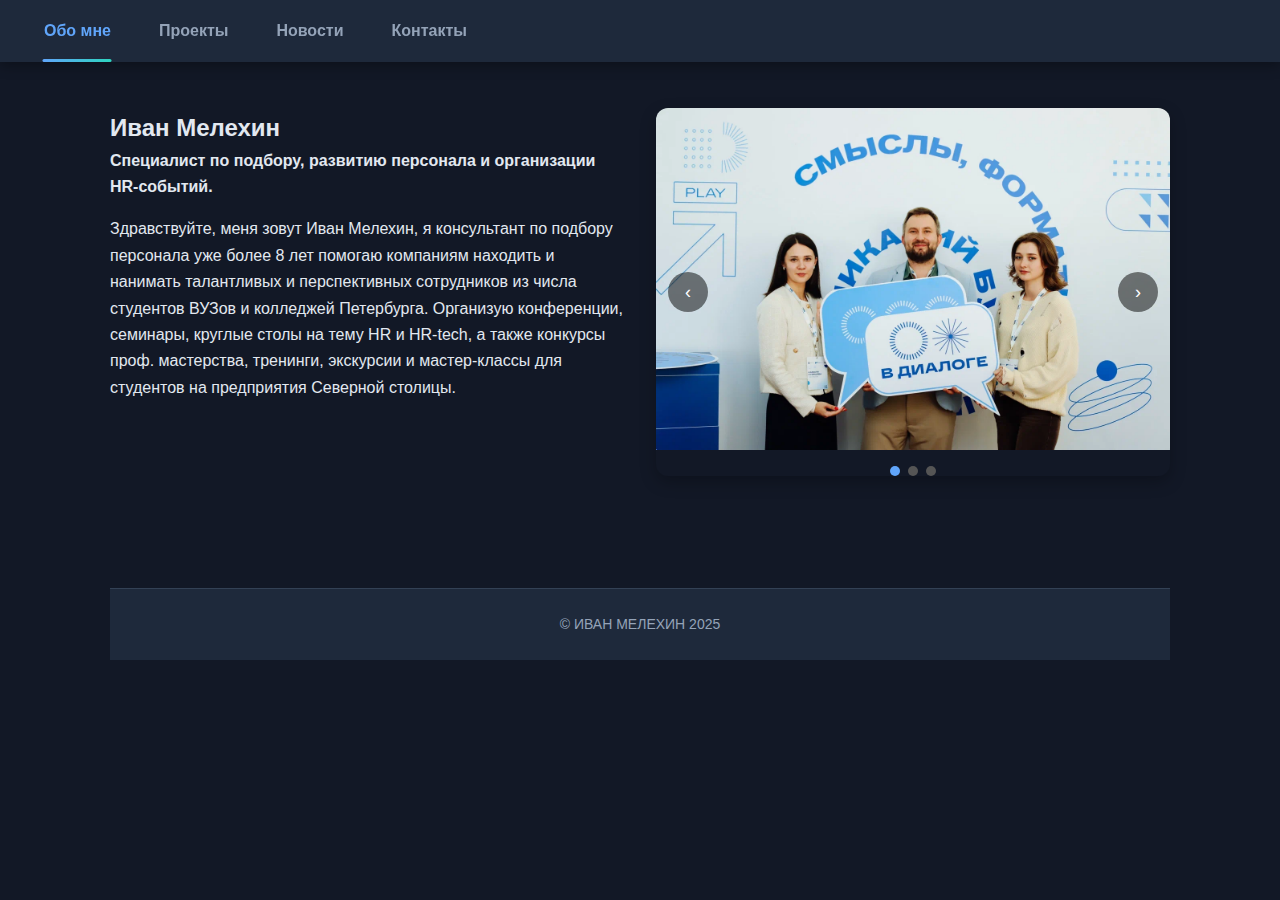
<file: index.html>
<!DOCTYPE html>
<html lang="ru">
<head>
  <meta charset="UTF-8" />
  <meta name="viewport" content="width=device-width, initial-scale=1.0" />
  <title>Иван Мелехин</title>

  <link rel="stylesheet" href="style.css">
  <!-- Шапка -->
  <header>
    <nav>
      <ul class="tabs">
        <li class="tab active" data-tab="about">Обо мне</li>
        <li class="tab" data-tab="projects">Проекты</li>
        <li class="tab" data-tab="news">Новости</li>
        <li class="tab" data-tab="contacts">Контакты</li>
      </ul>
    </nav>
  </header>
  <!-- Основной контент -->
  <main>
    <!-- Обо мне -->
    <section id="about" class="tab-content active">
      <div class="about-grid">
        <div class="text-block">
          <h2>Иван Мелехин</h2>
          <p><strong>Специалист по подбору, развитию персонала и организации HR-событий.</strong></p>
          <p>Здравствуйте, меня зовут Иван Мелехин, я консультант по подбору персонала уже более 8 лет помогаю компаниям находить и нанимать талантливых и перспективных сотрудников из числа студентов ВУЗов и колледжей Петербурга. Организую конференции, семинары, круглые столы на тему HR и HR-tech, а также конкурсы проф. мастерства, тренинги, экскурсии и мастер-классы для студентов на предприятия Северной столицы.</p>
        </div>
        <div class="slider-container">
          <img src="Img/ivan-melekhin-1.jpg" class="slider-img active" alt="HR событие">
          <img src="Img/ivan-melekhin-2.jpg" class="slider-img" alt="Работа в команде">
          <img src="Img/ivan-melekhin-3.JPG" class="slider-img" alt="Студенты">

          <!-- Кнопки навигации -->
          <button class="slider-btn prev">‹</button>
          <button class="slider-btn next">›</button>

          <!-- Индикаторы -->
          <div class="slider-dots">
            <span class="dot active" data-index="0"></span>
            <span class="dot" data-index="1"></span>
            <span class="dot" data-index="2"></span>
          </div>
        </div>
      </div>
    </section>

    <!-- Проекты -->
    <section id="projects" class="tab-content">
  <div class="projects-grid">
    <div class="project-card">
      <img src="Img/konkurs.jpg" alt="Конкурсы профмастерства">
      <h3>Конкурсы проф. мастерства для студентов</h3>
    </div>
    <div class="project-card">
      <img src="Img/events.jpg" alt="HR-конференции">
      <h3>Конференции и круглые столы по теме HR</h3>
    </div>
    <div class="project-card">
      <img src="Img/talants.jpg" alt="Поиск талантов">
      <h3>Поиск талантов</h3>
    </div>
  </div>
</section>

    <!-- Новости -->
    <section id="news" class="tab-content">
      <ul class="news-list">
        <li class="news-item">
          <img src="Img/vektor.webp" alt="Вектор развития">
          <div class="news-item-text">
            <h3>Сверил Вектор развития</h3>
            <p>Посетил конкурс коммуникационных проектов “Вектор развития” от росатомовского АЭМ-технологии и проф. объединения «InterComm». <a href="index_news1.html" target="index_news1.html">узнать подробнее</a>.</p>
          </div>
        </li>
        <li class="news-item">
          <img src="Img/pitch.jpg" alt="HR-Tech Day VI">
          <div class="news-item-text">
            <h3>Питчи под солнцем: HR-Tech Day VI</h3>
            <p>27 июня вместе с SPbfounders провели HR-Tech Day VI на берегу Финского залива. <a href="#">узнать подробнее</a>.</p>
          </div>
        </li>
        <li class="news-item">
          <img src="Img/gvozdi-3.jpg" alt="Гвоздестояние">
          <div class="news-item-text">
            <h3>Бой выгоранию — стоим на гвоздях</h3>
            <p>Организовал сеанс гвоздестояния для сотрудников АО Армалит. <a href="#">узнать подробнее</a>.</p>
          </div>
        </li>
      </ul>
    </section>

    <!-- Контакты -->
    <section id="contacts" class="tab-content">
      <div class="contacts">
        <div class="contact-info">
          <h3>Связаться со мной:</h3>
          <ul>
            <li>+7 (999) 999 99 99</li>
            <li>mivan_1984@mail.ru</li>
            <li>@ivan_melekhin</li>
          </ul>
        </div>
        <div class="contact-form">
          <h3>Напишите мне</h3>
          <form>
            <input type="text" placeholder="Ваше имя" required>
            <input type="email" placeholder="Email" required>
            <textarea rows="4" placeholder="Сообщение" required></textarea>
            <button type="submit">Отправить</button>
          </form>
        </div>
      </div>
    </section>
    
        <!-- Футер -->
    <footer class="site-footer">
  © ИВАН МЕЛЕХИН 2025
    </footer>

  </main>
  <script src="main.js"></script>
</body>
</html>
</file>
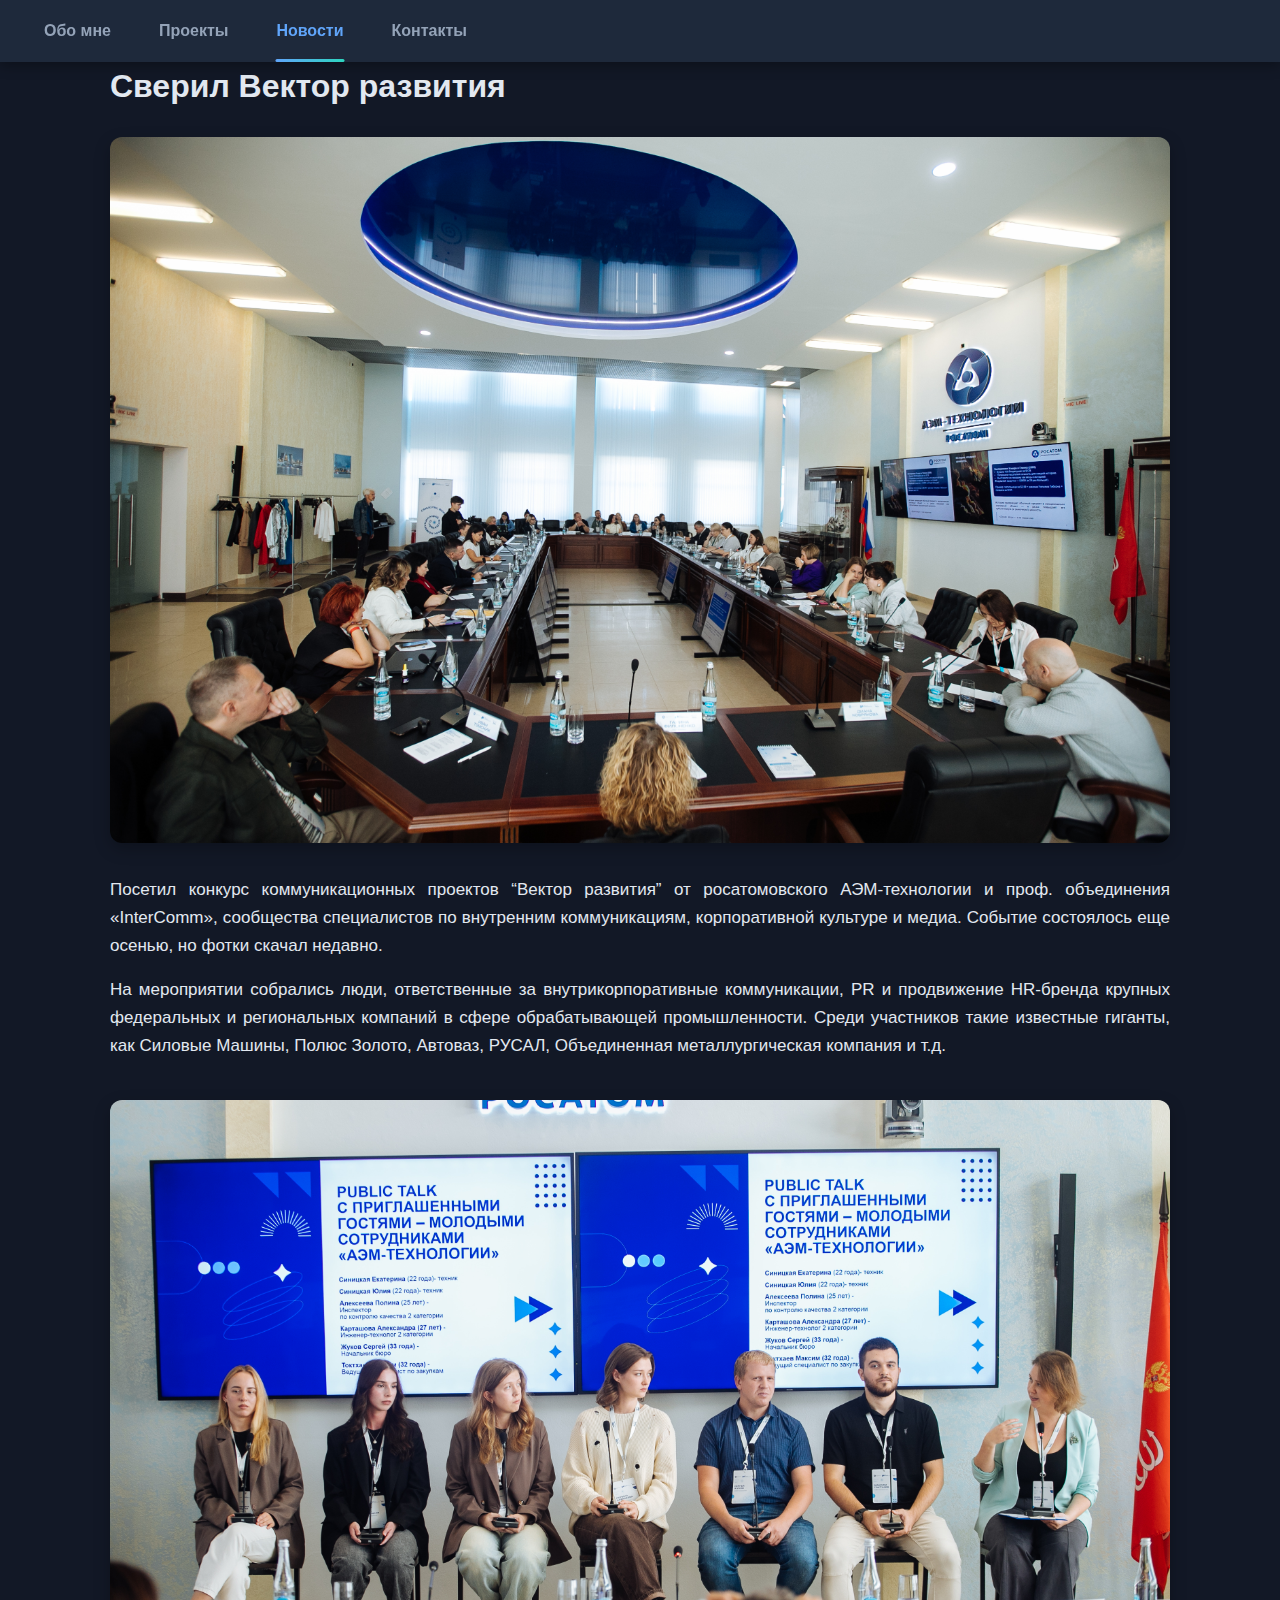
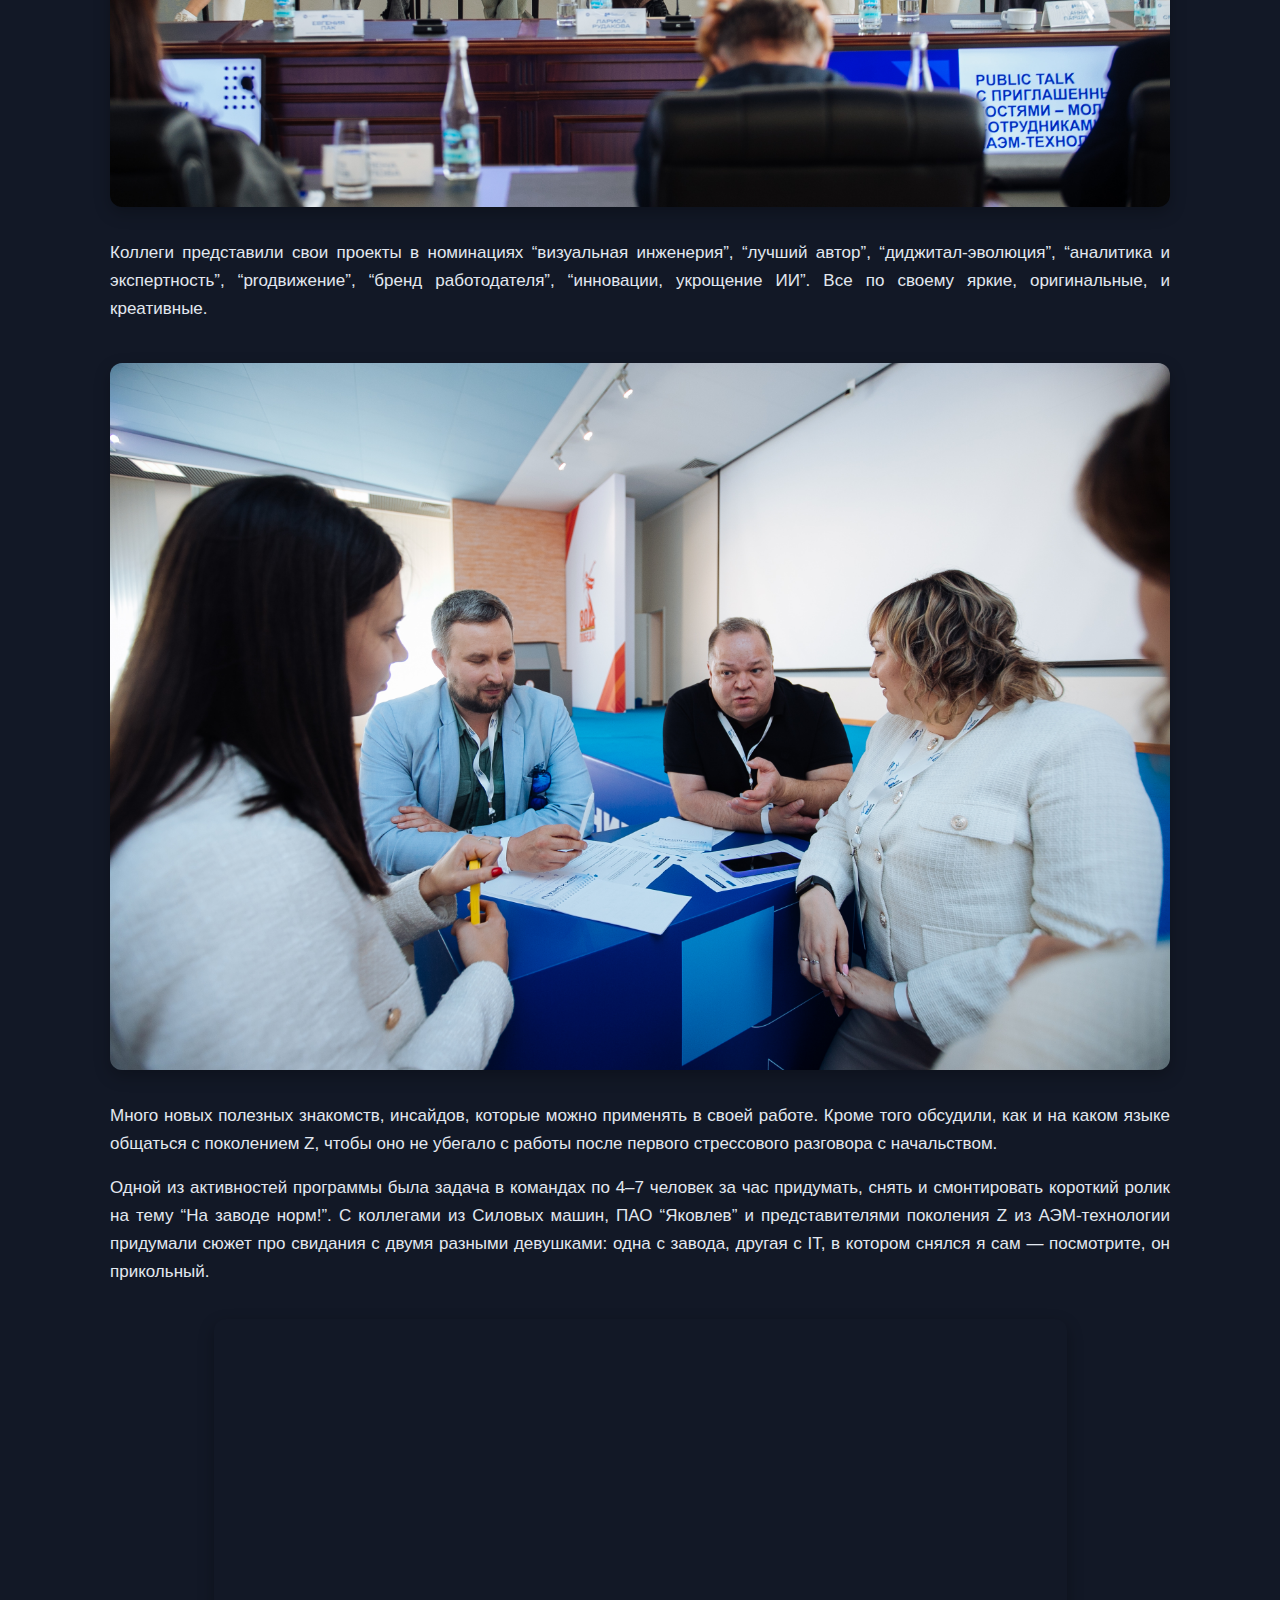
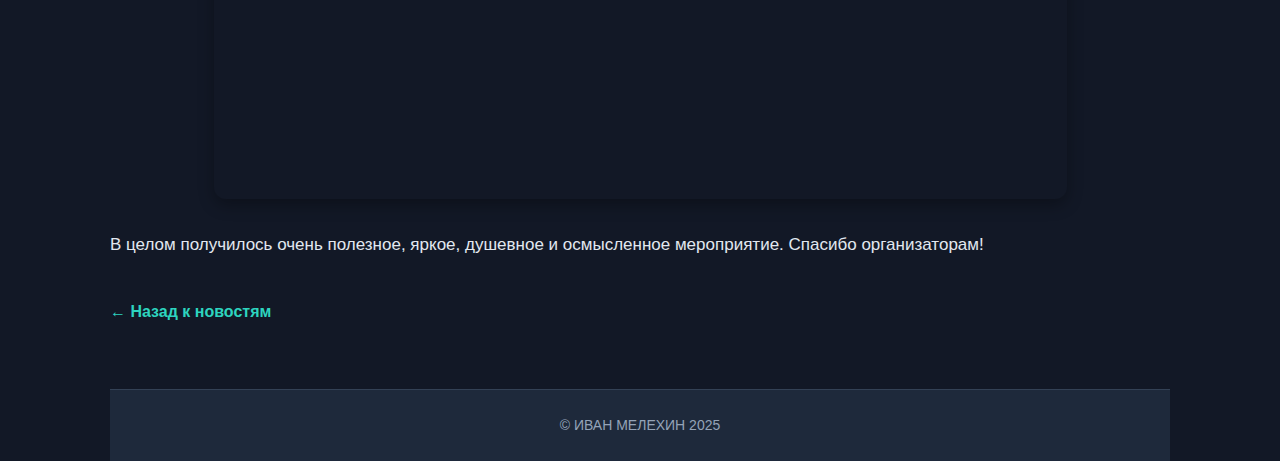
<file: index_news1.html>
<!DOCTYPE html>
<html lang="ru">
<head>
  <meta charset="UTF-8" />
  <meta name="viewport" content="width=device-width, initial-scale=1.0" />
  <title>Сверил Вектор развития</title>

  <link rel="stylesheet" href="style.css">

  <header>
    <nav>
      <ul class="tabs">
        <li class="tab" onclick="window.location.href='index.html'">Обо мне</li>
        <li class="tab" onclick="window.location.href='index.html#projects'">Проекты</li>
        <li class="tab active">Новости</li>
        <li class="tab" onclick="window.location.href='index.html#contacts'">Контакты</li>
      </ul>
    </nav>
  </header>

  <main>
    <h1>Сверил Вектор развития</h1>

    <img src="Img/vektor-2.jpg" alt="Вектор развития" class="news-photo">

    <p class="news-text">
      Посетил конкурс коммуникационных проектов “Вектор развития” от росатомовского АЭМ-технологии и проф. объединения «InterComm», сообщества специалистов по внутренним коммуникациям, корпоративной культуре и медиа. Событие состоялось еще осенью, но фотки скачал недавно.
    </p>
    <p class="news-text">
      На мероприятии собрались люди, ответственные за внутрикорпоративные коммуникации, PR и продвижение HR-бренда крупных федеральных и региональных компаний в сфере обрабатывающей промышленности. Среди участников такие известные гиганты, как Силовые Машины, Полюс Золото, Автоваз, РУСАЛ, Объединенная металлургическая компания и т.д.
    </p>

        <img src="Img/vektor-3.jpg" alt="Вектор развития" class="news-photo">

    <p class="news-text">
      Коллеги представили свои проекты в номинациях “визуальная инженерия”, “лучший автор”, “диджитал-эволюция”, “аналитика и экспертность”, “prодвижение”, “бренд работодателя”, “инновации, укрощение ИИ”. Все по своему яркие, оригинальные, и креативные.
    </p>

    <img src="Img/vektor-4.jpg" alt="Вектор развития" class="news-photo">
    <p class="news-text">

      Много новых полезных знакомств, инсайдов, которые можно применять в своей работе. Кроме того обсудили, как и на каком языке общаться с поколением Z, чтобы оно не убегало с работы после первого стрессового разговора с начальством.
    </p>
    <p class="news-text">
      Одной из активностей программы была задача в командах по 4–7 человек за час придумать, снять и смонтировать короткий ролик на тему “На заводе норм!”. С коллегами из Силовых машин, ПАО “Яковлев” и представителями поколения Z из АЭМ-технологии придумали сюжет про свидания с двумя разными девушками: одна с завода, другая с IT, в котором снялся я сам — посмотрите, он прикольный.
    </p>

<!-- Видеоплеер -->
  <div class="video-container">
    <iframe
      src="https://vk.com/video_ext.php?oid=393285&id=456239952&hash=1c70e2dab5dbd256&autoplay=0"
      width="853"
      height="480"
      allow="autoplay; encrypted-media; fullscreen; picture-in-picture; screen-wake-lock;"
      frameborder="0"
      allowfullscreen
    ></iframe>
  </div>

    <p class="news-text">
      В целом получилось очень полезное, яркое, душевное и осмысленное мероприятие. Спасибо организаторам!
    </p>

    <a href="index.html#news" class="back-link">← Назад к новостям</a>

            <!-- Футер -->
    <footer class="site-footer">
  © ИВАН МЕЛЕХИН 2025
    </footer>

  </main>
  <script src="main.js"></script>
</body>
</html>
  </main>
  <script src="main.js"></script>
</body>
</html>
</file>
<file: style.css>
/* === Общий стиль == */
:root {
  --bg-primary: #121826;
  --bg-secondary: #1e293b;
  --text-primary: #e2e8f0;
  --text-heading: #f1f5f9;
  --border-color: #334155;
  --tab-inactive: #94a3b8;
  --tab-active: #60a5fa;
  --accent: #2dd4bf;
  --card-shadow: 0 6px 14px rgba(0, 0, 0, 0.4);
  --card-hover-shadow: 0 10px 24px rgba(33, 150, 243, 0.3);
  --input-border: #334155;
}


* {
  margin: 0;
  padding: 0;
  box-sizing: border-box;
}

body {
  font-family: 'Helvetica', system-ui, -apple-system, sans-serif;
  background: var(--bg-primary);
  color: var(--text-primary);
  line-height: 1.65;
  padding-top: 60px;
}

/* === Шапка и вкладки === */
header {
  position: fixed;
  top: 0;
  left: 0;
  width: 100%;
  background: var(--bg-secondary);
  box-shadow: 0 4px 12px rgba(0, 0, 0, 0.3);
  z-index: 100;
}

.tabs {
  display: flex;
  list-style: none;
  padding: 0 20px;
  margin: 0;
  flex-wrap: wrap;
}

.tab {
  padding: 18px 24px;
  font-weight: 600;
  color: var(--tab-inactive);
  cursor: pointer;
  position: relative;
  white-space: nowrap;
}

.tab:hover:not(.active) {
  color: var(--tab-active);
}

.tab.active {
  color: var(--tab-active);
}

.tab.active::after {
  content: '';
  position: absolute;
  bottom: 0;
  left: 50%;
  transform: translateX(-50%);
  width: 60%;
  height: 3px;
  background: linear-gradient(to right, var(--tab-active), var(--accent));
  border-radius: 3px;
}

/* === Общие контейнеры === */
main {
  max-width: 1100px;
  margin: 0 auto;
  padding: 0 20px;
}

/* === Стили для главной страницы === */

/* Внутри вкладок */
.tab-content {
  display: none;
  padding: 48px 0;
}

.tab-content.active {
  display: block;
}

/* Обо мне */
.about-grid {
  display: grid;
  grid-template-columns: 1fr 1fr;
  gap: 32px;
  align-items: start;
}

.text-block p {
  margin-bottom: 16px;
  font-size: 16px;
}

/* Слайдер */
.slider-container {
  position: relative;
  border-radius: 12px;
  overflow: hidden;
  box-shadow: 0 6px 16px rgba(0, 0, 0, 0.25);
}

.slider-img {
  width: 100%;
  height: auto;
  display: none;
  opacity: 0;
  transition: opacity 0.6s ease;
}

.slider-img.active {
  display: block;
  opacity: 1;
}

/* Кнопки слайдера */
.slider-btn {
  position: absolute;
  top: 50%;
  transform: translateY(-50%);
  background: rgba(0, 0, 0, 0.5);
  color: white;
  border: none;
  width: 40px;
  height: 40px;
  border-radius: 50%;
  font-size: 18px;
  cursor: pointer;
  display: flex;
  align-items: center;
  justify-content: center;
  z-index: 10;
}

.slider-btn:hover {
  background: rgba(0, 0, 0, 0.7);
}

.prev { left: 12px; }
.next { right: 12px; }

/* Навигация слайдера */
.slider-dots {
  display: flex;
  justify-content: center;
  gap: 8px;
  margin-top: 16px;
}

.dot {
  width: 10px;
  height: 10px;
  border-radius: 50%;
  background: #555;
  cursor: pointer;
  transition: background 0.2s ease;
}

.dot.active {
  background: var(--tab-active);
}

/* Проекты */
.projects-list {
  list-style: none;
}

.projects-list li {
  padding: 20px;
  margin-bottom: 20px;
  background: var(--bg-secondary);
  border-radius: 14px;
  box-shadow: var(--card-shadow);
  font-size: 18px;
  font-weight: 500;
  color: var(--text-primary);
  transition: box-shadow 0.3s ease;
}

.projects-list li:hover {
  box-shadow: var(--card-hover-shadow);
  color: var(--tab-active);
}

/* Новости */
.news-list {
  list-style: none;
}

.news-item {
  display: grid;
  grid-template-columns: 1fr 2fr;
  gap: 20px;
  background: var(--bg-secondary);
  padding: 20px;
  border-radius: 14px;
  margin-bottom: 24px;
  box-shadow: var(--card-shadow);
  transition: all 0.3s ease;
}

.news-item:hover {
  transform: translateY(-3px);
  box-shadow: var(--card-hover-shadow);
}

.news-item img {
  width: 100%;
  height: auto;
  border-radius: 10px;
}

.news-item-text a {
  color: var(--accent);
  font-weight: 600;
  text-decoration: none;
  display: inline-block;
  margin-top: 8px;
}

.news-item-text a:hover {
  text-decoration: underline;
}

/* Контакты */
.contacts {
  display: grid;
  grid-template-columns: 1fr 1fr;
  gap: 32px;
}

.contact-info h3,
.contact-form h3 {
  color: var(--tab-active);
  margin-bottom: 20px;
  font-size: 22px;
}

.contact-info ul {
  list-style: none;
}

.contact-info li {
  font-size: 17px;
  margin-bottom: 14px;
  padding-left: 28px;
  position: relative;
  color: var(--text-primary);
}

.contact-info li::before {
  content: "📱";
  position: absolute;
  left: 0;
  top: 2px;
}

.contact-info li:nth-child(2)::before { content: "✉️"; }
.contact-info li:nth-child(3)::before { content: "💬"; }

.contact-form input,
.contact-form textarea {
  width: 100%;
  padding: 12px 16px;
  margin-bottom: 16px;
  border: 2px solid var(--input-border);
  border-radius: 10px;
  font-size: 16px;
  background: var(--bg-secondary);
  color: var(--text-primary);
}

.contact-form input:focus,
.contact-form textarea:focus {
  outline: none;
  border-color: var(--tab-active);
}

.contact-form button {
  background: linear-gradient(to right, var(--tab-active), var(--accent));
  color: white;
  padding: 12px 28px;
  border: none;
  border-radius: 10px;
  font-size: 17px;
  font-weight: 600;
  cursor: pointer;
}

/* === Стили для страницы с примером новости index_news1.html === */

.news-page h1 {
  font-size: 32px;
  margin: 48px 0 24px;
  color: var(--text-heading);
  text-align: left;
}

.news-photo {
  width: 100%;
  height: auto;
  border-radius: 12px;
  margin: 24px 0;
  box-shadow: 0 6px 16px rgba(0, 0, 0, 0.25);
}

.news-text {
  font-size: 17px;
  margin-bottom: 16px;
  text-align: justify;
}

.back-link {
  display: inline-flex;
  align-items: center;
  color: var(--accent);
  text-decoration: none;
  font-weight: 600;
  margin-top: 24px;
}

.back-link:hover {
  text-decoration: underline;
}

/* === Адаптивность === */
@media (max-width: 768px) {
  body {
    padding-top: 110px;
  }

  .about-grid,
  .contacts,
  .news-item {
    grid-template-columns: 1fr;
  }

  .tabs {
    justify-content: center;
  }

  .tab {
    padding: 14px 16px;
    font-size: 14px;
  }

  .slider-btn {
    width: 34px;
    height: 34px;
    font-size: 16px;
  }

  .news-page h1 {
    font-size: 26px;
    margin-top: 24px;
  }

  .news-text {
    font-size: 16px;
  }
}
.site-footer {
  margin-top: 64px;
  padding: 24px 20px;
  text-align: center;
  font-size: 14px;
  color: #94a3b8;
  border-top: 1px solid var(--border-color);
  background: var(--bg-secondary);
}    
/* === Сетка проектов с фото === */
.projects-grid {
  display: grid;
  grid-template-columns: repeat(auto-fill, minmax(300px, 1fr));
  gap: 28px;
}

.project-card {
  background: var(--bg-secondary);
  border-radius: 14px;
  overflow: hidden;
  box-shadow: var(--card-shadow);
  transition: transform 0.3s ease, box-shadow 0.3s ease;
}

.project-card:hover {
  transform: translateY(-4px);
  box-shadow: var(--card-hover-shadow);
}

.project-card img {
  width: 100%;
  height: auto;
  display: block;
  max-height: 250px;
  object-fit: cover;
  border-bottom: 1px solid var(--border-color);
}

.project-card h3 {
  padding: 18px;
  font-size: 18px;
  color: var(--text-heading);
  margin: 0;
  line-height: 1.4;
}

/* === Видеоплеер === */
.video-container {
  margin: 32px 0;
  display: flex;
  justify-content: center;
}

.video-container iframe {
  max-width: 100%;
  height: auto;
  border-radius: 12px;
  box-shadow: 0 6px 16px rgba(0, 0, 0, 0.3);
}

/* Видео плеер на десктопе 16 на 9*/
@media (min-width: 769px) {
  .video-container iframe {
    width: 853px;
    height: 480px;
  }
}

/* Адаптивность на мобильных устройствах */
@media (max-width: 768px) {
  .video-container iframe {
    width: 100% !important;
    height: auto !important;
    aspect-ratio: 16 / 9;
  }
}
</file>
